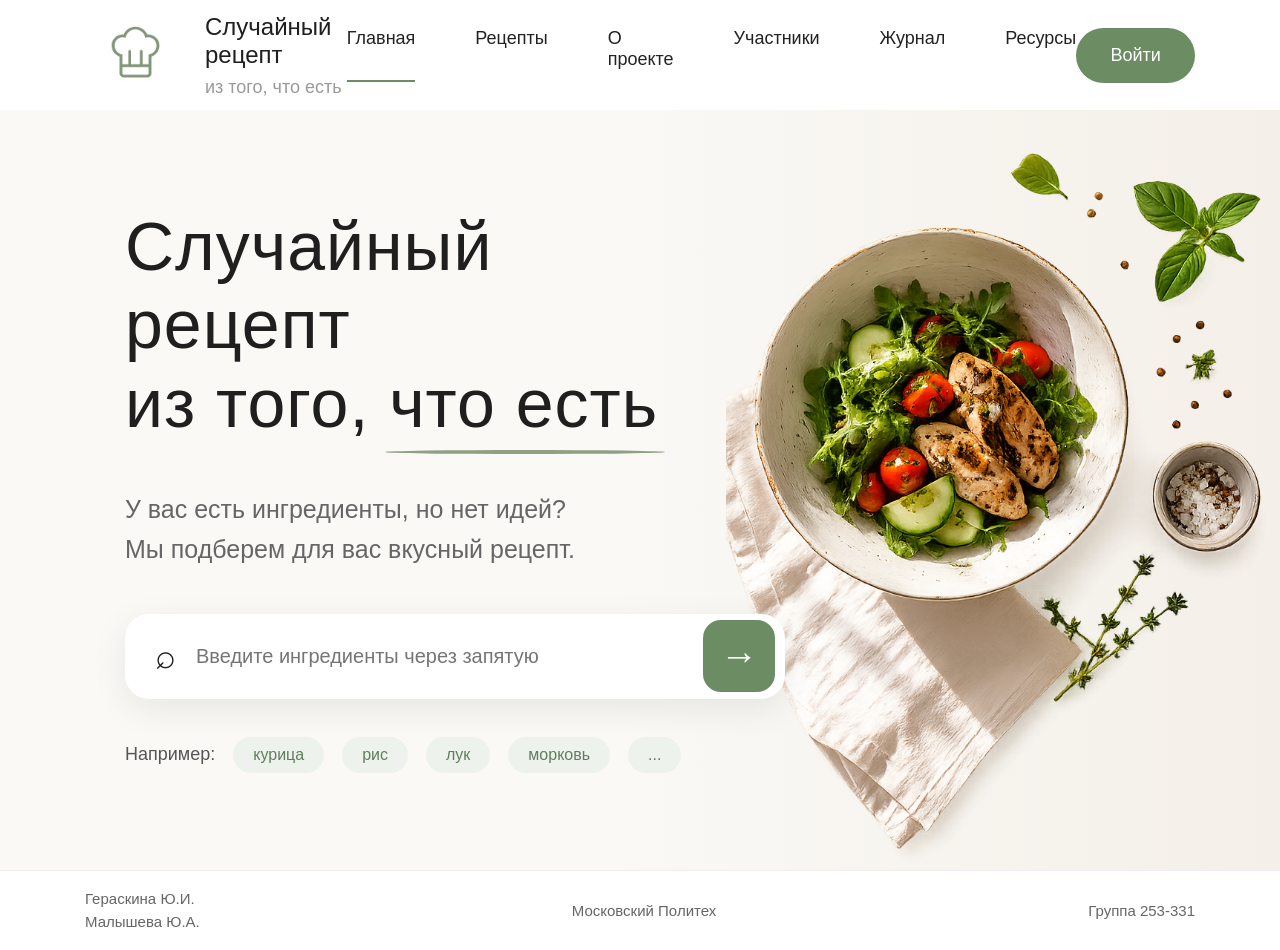
<file: site/index.html>
<!DOCTYPE html>
<html lang="ru">
<head>
  <meta charset="UTF-8">
  <title>Случайный рецепт</title>
  <link rel="stylesheet" href="style.css">
</head>

<div class="modal" id="loginModal">
  <div class="modal-window">
    <button class="modal-close" id="closeLogin">×</button>

    <img src="images/logo.png" alt="Логотип" class="modal-logo">

    <h2>Вход</h2>
    <p>Добро пожаловать!</p>

    <input type="email" placeholder="Email">

    <div class="password-box">
      <input type="password" placeholder="Пароль" id="passwordInput">
    </div>

    <button class="modal-login">Войти</button>

    <div class="modal-line">
      <span></span>
      <p>или</p>
      <span></span>
    </div>

    <button class="modal-register">Зарегистрироваться</button>

    <a href="#" class="forgot">Забыли пароль?</a>
  </div>
</div>

<body>
<header class="header">
    <div class="logo">
        <img src="images/logo.png" alt="Логотип">
        <div class="logo-text">
            <h2>Случайный рецепт</h2>
            <p>из того, что есть</p>
        </div>
    </div>

    <nav class="nav">
        <a href="index.html" class="active">Главная</a>
        <a href="recipes.html">Рецепты</a>
        <a href="about.html">О проекте</a>
        <a href="team.html">Участники</a>
        <a href="journal.html">Журнал</a>
        <a href="resources.html">Ресурсы</a>
    </nav>

    <a href="#" class="login-btn" id="openLogin">Войти</a>
</header>

<main class="hero">
  <section class="hero-content">
    <h1>
      Случайный рецепт<br>
      из того, что есть
    </h1>

    <p class="subtitle">
      У вас есть ингредиенты, но нет идей?<br>
      Мы подберем для вас вкусный рецепт.
    </p>

    <div class="search-box">
      <span>⌕</span>
      <input type="text" id="ingredientsInput" placeholder="Введите ингредиенты через запятую">
      <button id="searchBtn">→</button>
    </div>

    <div class="examples">
      <span>Например:</span>
      <button>курица</button>
      <button>рис</button>
      <button>лук</button>
      <button>морковь</button>
      <button>...</button>
    </div>
  </section>

  <section class="hero-image">
    <img src="images/salad.png" alt="Салат с курицей">
  </section>
</main>

<script src="script.js"></script>
	<footer class="footer">
		<div class="footer-left">
			Гераскина Ю.И.<br>
			Малышева Ю.А.
		</div>

		<div class="footer-center">
			Московский Политех
		</div>

		<div class="footer-right">
			Группа 253-331
		</div>
	</footer>
</body>
</html>
</file>
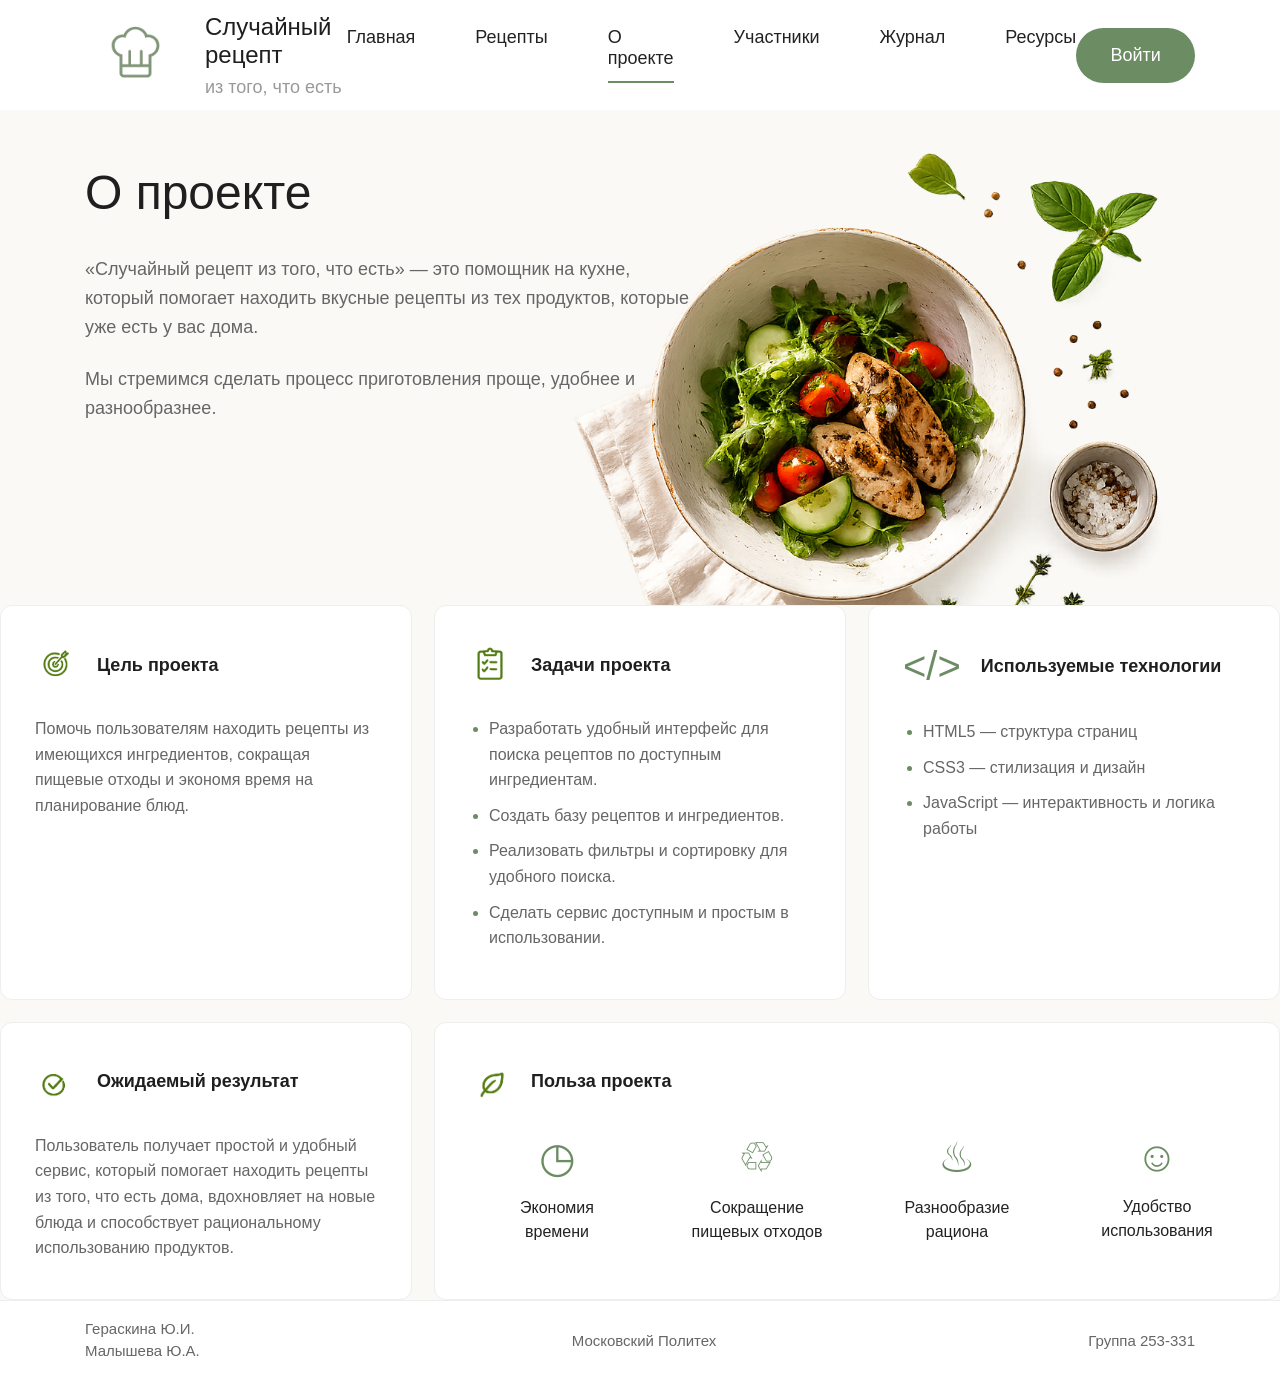
<file: site/about.html>
<!DOCTYPE html>
<html lang="ru">
<head>
  <meta charset="UTF-8">
  <title>О проекте</title>
  <link rel="stylesheet" href="style.css">
</head>

<div class="modal" id="loginModal">
  <div class="modal-window">
    <button class="modal-close" id="closeLogin">×</button>

    <img src="images/logo.png" alt="Логотип" class="modal-logo">

    <h2>Вход</h2>
    <p>Добро пожаловать!</p>

    <input type="email" placeholder="Email">

    <div class="password-box">
      <input type="password" placeholder="Пароль" id="passwordInput">
    </div>

    <button class="modal-login">Войти</button>

    <div class="modal-line">
      <span></span>
      <p>или</p>
      <span></span>
    </div>

    <button class="modal-register">Зарегистрироваться</button>

    <a href="#" class="forgot">Забыли пароль?</a>
  </div>
</div>

<body>

<header class="header">
  <div class="logo">
    <img src="images/logo.png" alt="Логотип">
    <div class="logo-text">
      <h2>Случайный рецепт</h2>
      <p>из того, что есть</p>
    </div>
  </div>

  <nav class="nav">
    <a href="index.html">Главная</a>
    <a href="recipes.html">Рецепты</a>
    <a href="about.html" class="active">О проекте</a>
    <a href="team.html">Участники</a>
    <a href="journal.html">Журнал</a>
    <a href="resources.html">Ресурсы</a>
  </nav>

  <a href="#" class="login-btn" id="openLogin">Войти</a>
</header>

<main class="about-page">
	<div class="about-bg">
	  <section class="about-hero">
		<div class="about-text">
		  <h1>О проекте</h1>

		  <p>
			«Случайный рецепт из того, что есть» — это помощник на кухне,
			который помогает находить вкусные рецепты из тех продуктов,
			которые уже есть у вас дома.
		  </p>

		  <p>
			Мы стремимся сделать процесс приготовления проще,
			удобнее и разнообразнее.
		  </p>
		</div>
	</div>
  </section>

  <section class="about-cards">
    <div class="about-card">
      <div class="about-card-title">
		  <img src="images/icons/goal.png" alt="Цель проекта">
		  <h3>Цель проекта</h3>
		</div>
      <p>
        Помочь пользователям находить рецепты из имеющихся ингредиентов,
        сокращая пищевые отходы и экономя время на планирование блюд.
      </p>
    </div>

    <div class="about-card">
      <div class="about-card-title">
		  <img src="images/icons/tasks.png" alt="Задачи проекта">
		  <h3>Задачи проекта</h3>
		</div>
      <ul>
        <li>Разработать удобный интерфейс для поиска рецептов по доступным ингредиентам.</li>
        <li>Создать базу рецептов и ингредиентов.</li>
        <li>Реализовать фильтры и сортировку для удобного поиска.</li>
        <li>Сделать сервис доступным и простым в использовании.</li>
      </ul>
    </div>

    <div class="about-card">
      <div class="about-card-title">
        <span>&lt;/&gt;</span>
        <h3>Используемые технологии</h3>
      </div>
      <ul>
        <li>HTML5 — структура страниц</li>
        <li>CSS3 — стилизация и дизайн</li>
        <li>JavaScript — интерактивность и логика работы</li>
      </ul>
    </div>

    <div class="about-card about-card-wide">
      <div class="about-card-title">
		  <img src="images/icons/result.png" alt="Ожидаемый результат">
		  <h3>Ожидаемый результат</h3>
	  </div>
      <p>
        Пользователь получает простой и удобный сервис, который помогает
        находить рецепты из того, что есть дома, вдохновляет на новые блюда
        и способствует рациональному использованию продуктов.
      </p>
    </div>

    <div class="about-card about-card-benefits">
      <div class="about-card-title">
		  <img src="images/icons/benefit.png" alt="Польза проекта">
		  <h3>Польза проекта</h3>
	  </div>

      <div class="benefits">
        <div>
          <span>◷</span>
          <p>Экономия<br>времени</p>
        </div>
        <div>
          <span>♲</span>
          <p>Сокращение<br>пищевых отходов</p>
        </div>
        <div>
          <span>♨</span>
          <p>Разнообразие<br>рациона</p>
        </div>
        <div>
          <span>☺</span>
          <p>Удобство<br>использования</p>
        </div>
      </div>
    </div>
  </section>
</main>

<footer class="footer">
  <div class="footer-left">
    Гераскина Ю.И.<br>
    Малышева Ю.А.
  </div>
  <div class="footer-center">Московский Политех</div>
  <div class="footer-right">Группа 253-331</div>
</footer>

<script src="script.js"></script>
</body>
</html>
</file>
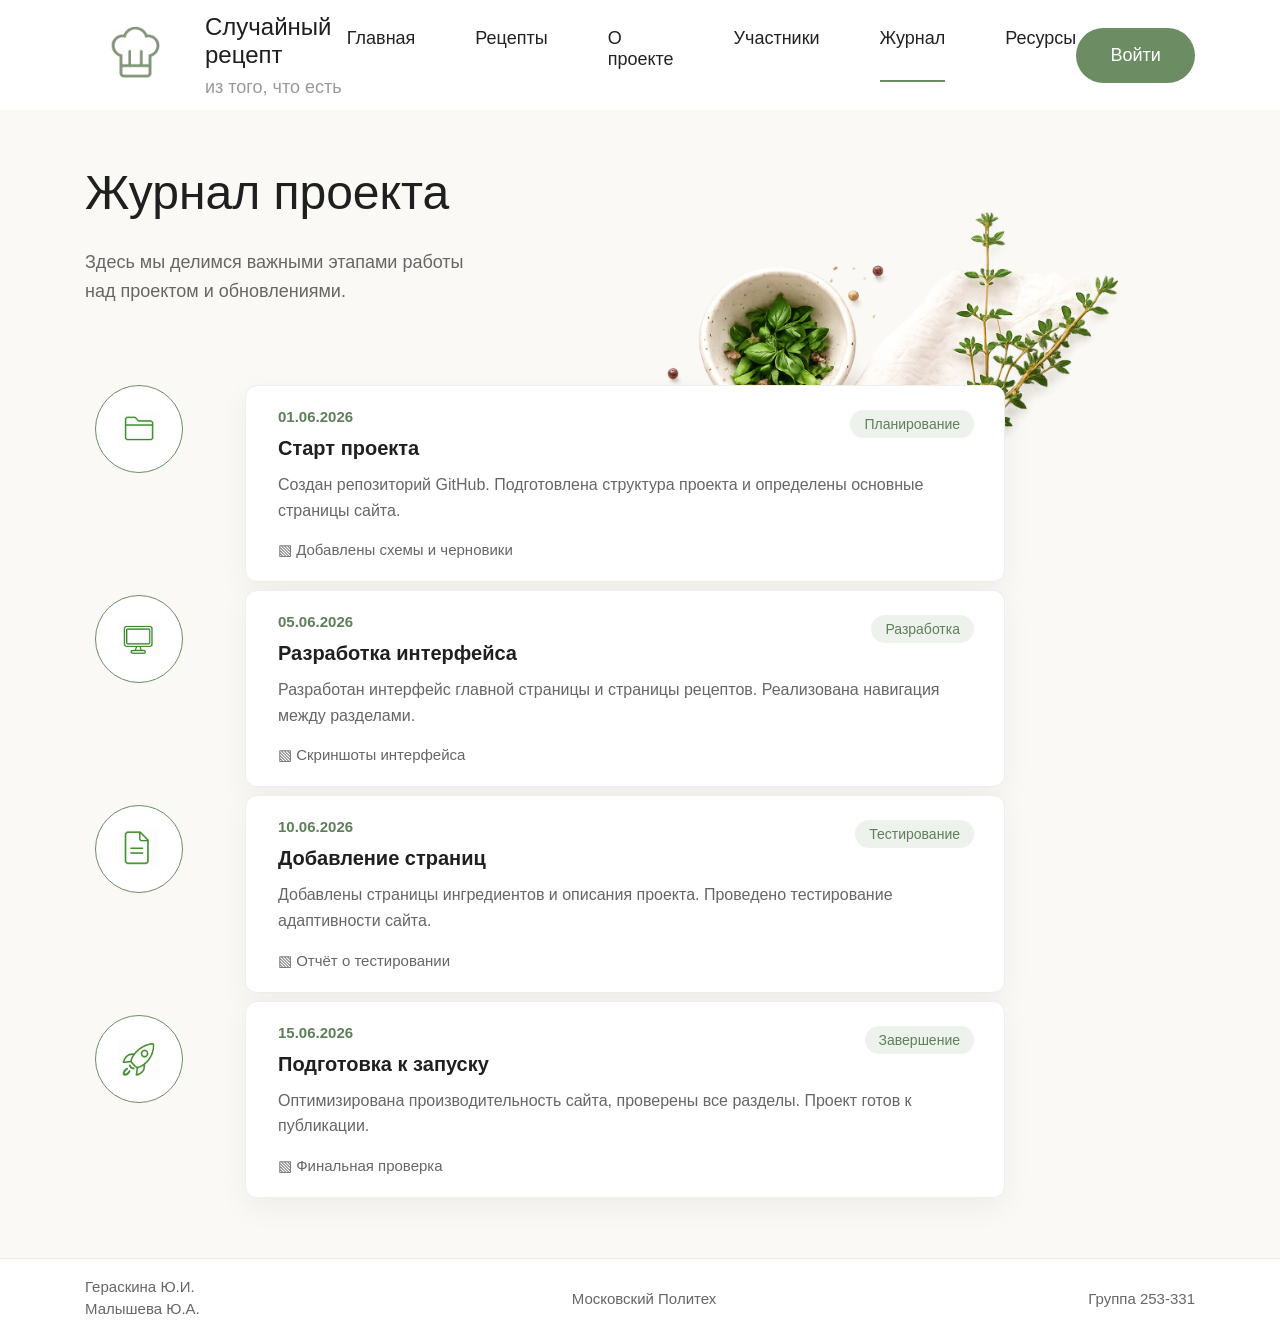
<file: site/journal.html>
<!DOCTYPE html>
<html lang="ru">
<head>
  <meta charset="UTF-8">
  <title>Журнал проекта</title>
  <link rel="stylesheet" href="style.css">
</head>

<div class="modal" id="loginModal">
  <div class="modal-window">
    <button class="modal-close" id="closeLogin">×</button>

    <img src="images/logo.png" alt="Логотип" class="modal-logo">

    <h2>Вход</h2>
    <p>Добро пожаловать!</p>

    <input type="email" placeholder="Email">

    <div class="password-box">
      <input type="password" placeholder="Пароль" id="passwordInput">
    </div>

    <button class="modal-login">Войти</button>

    <div class="modal-line">
      <span></span>
      <p>или</p>
      <span></span>
    </div>

    <button class="modal-register">Зарегистрироваться</button>

    <a href="#" class="forgot">Забыли пароль?</a>
  </div>
</div>

<body>

<header class="header">
  <div class="logo">
    <img src="images/logo.png" alt="Логотип">
    <div class="logo-text">
      <h2>Случайный рецепт</h2>
      <p>из того, что есть</p>
    </div>
  </div>

  <nav class="nav">
    <a href="index.html">Главная</a>
    <a href="recipes.html">Рецепты</a>
    <a href="about.html">О проекте</a>
    <a href="team.html">Участники</a>
    <a href="journal.html" class="active">Журнал</a>
    <a href="resources.html">Ресурсы</a>
  </nav>

  <a href="#" class="login-btn" id="openLogin">Войти</a>
</header>

<main class="journal-page">
  <section class="journal-hero">
	  <div class="journal-hero-text">
		<h1>Журнал проекта</h1>
		<p>
		  Здесь мы делимся важными этапами работы<br>
		  над проектом и обновлениями.
		</p>
	  </div>
  </section>

  <section class="timeline">
  <div class="timeline-icons">
	  <div>
		<img src="images/journal/start.png" alt="Старт проекта">
	  </div>

	  <div>
		<img src="images/journal/design.png" alt="Разработка интерфейса">
	  </div>

	  <div>
		<img src="images/journal/pages.png" alt="Добавление страниц">
	  </div>

	  <div>
		<img src="images/journal/launch.png" alt="Подготовка к запуску">
	  </div>
   </div>

    <div class="timeline-posts">
      <article class="journal-card">
        <div class="journal-date">01.06.2026</div>
        <span class="journal-tag">Планирование</span>
        <h2>Старт проекта</h2>
        <p>
          Создан репозиторий GitHub. Подготовлена структура проекта
          и определены основные страницы сайта.
        </p>
        <div class="journal-link">▧ Добавлены схемы и черновики</div>
      </article>

      <article class="journal-card">
        <div class="journal-date">05.06.2026</div>
        <span class="journal-tag">Разработка</span>
        <h2>Разработка интерфейса</h2>
        <p>
          Разработан интерфейс главной страницы и страницы рецептов.
          Реализована навигация между разделами.
        </p>
        <div class="journal-link">▧ Скриншоты интерфейса</div>
      </article>

      <article class="journal-card">
        <div class="journal-date">10.06.2026</div>
        <span class="journal-tag">Тестирование</span>
        <h2>Добавление страниц</h2>
        <p>
          Добавлены страницы ингредиентов и описания проекта.
          Проведено тестирование адаптивности сайта.
        </p>
        <div class="journal-link">▧ Отчёт о тестировании</div>
      </article>

      <article class="journal-card">
        <div class="journal-date">15.06.2026</div>
        <span class="journal-tag">Завершение</span>
        <h2>Подготовка к запуску</h2>
        <p>
          Оптимизирована производительность сайта, проверены все разделы.
          Проект готов к публикации.
        </p>
        <div class="journal-link">▧ Финальная проверка</div>
      </article>
    </div>
  </section>
</main>

<footer class="footer">
  <div class="footer-left">
    Гераскина Ю.И.<br>
    Малышева Ю.А.
  </div>
  <div class="footer-center">Московский Политех</div>
  <div class="footer-right">Группа 253-331</div>
</footer>

<script src="script.js"></script>
</body>
</html>
</file>
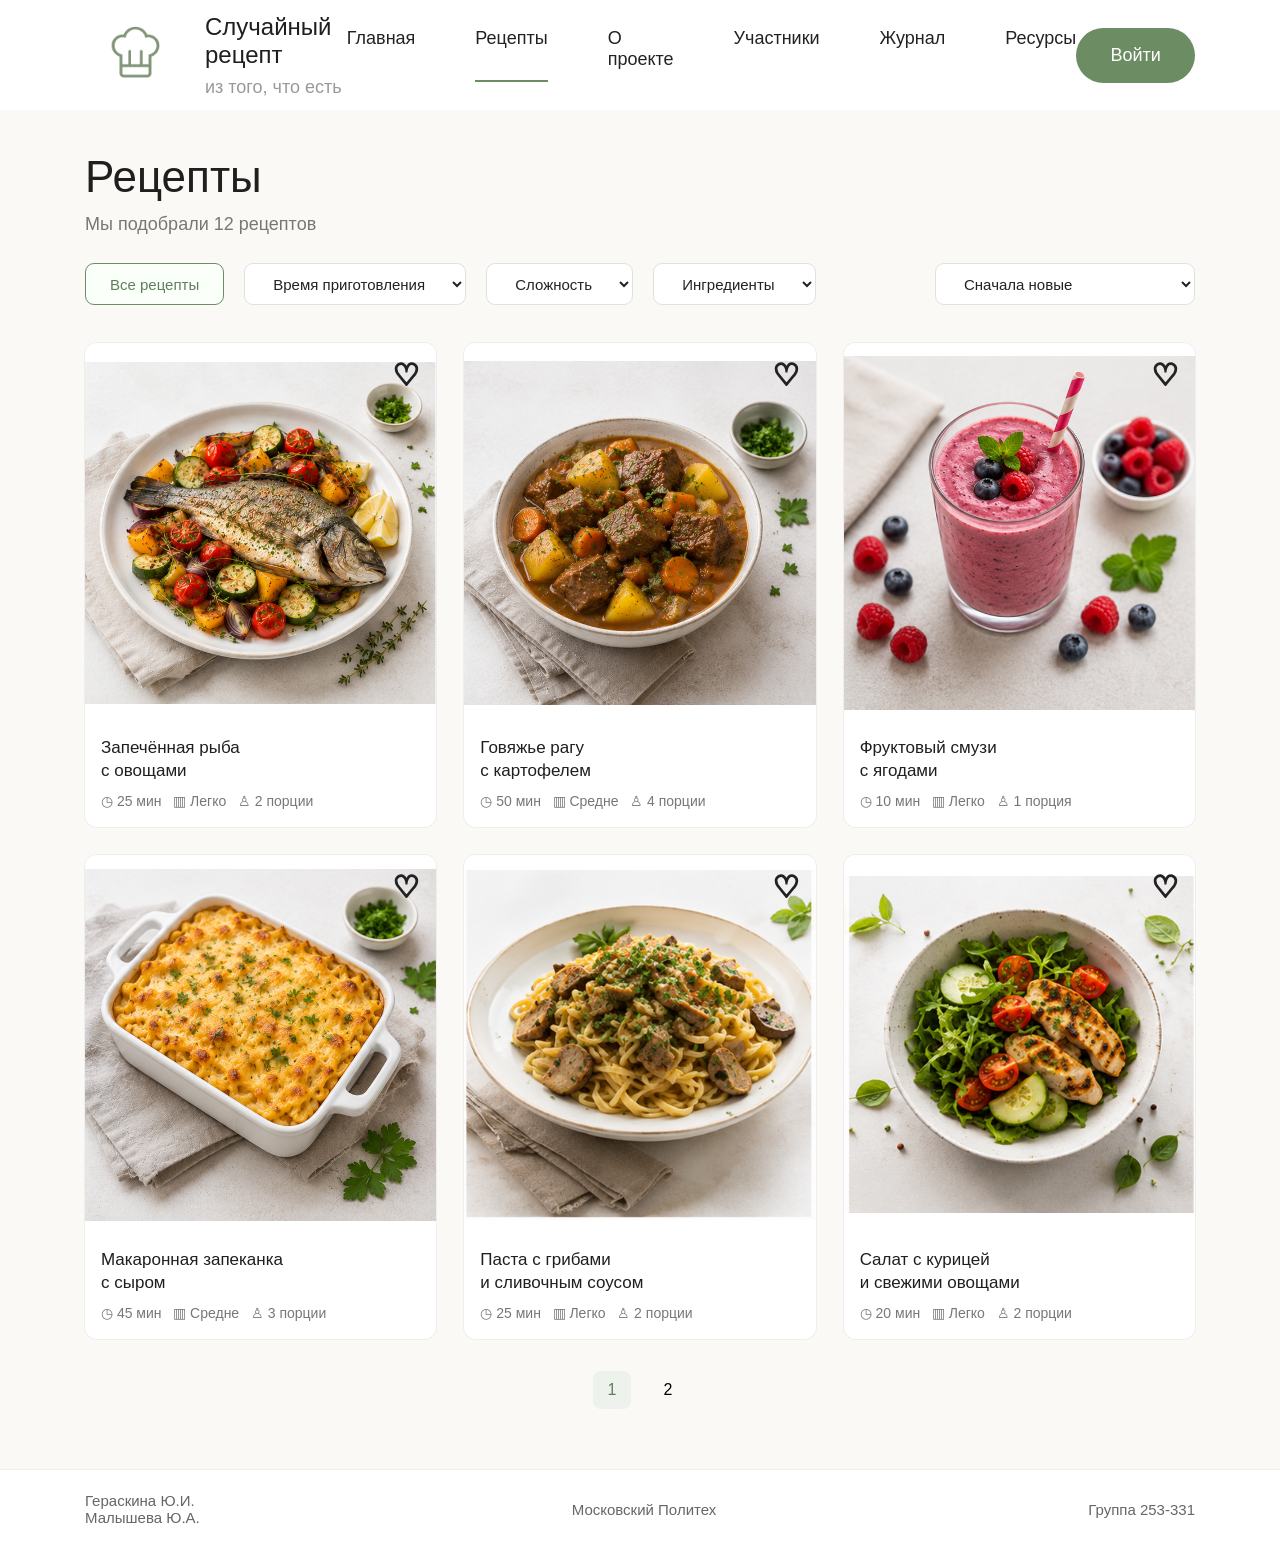
<file: site/recipes.html>
<!DOCTYPE html>
<html lang="ru">
<head>
  <meta charset="UTF-8">
  <title>Рецепты</title>
  <link rel="stylesheet" href="style.css">
</head>

<div class="modal" id="loginModal">
  <div class="modal-window">
    <button class="modal-close" id="closeLogin">×</button>

    <img src="images/logo.png" alt="Логотип" class="modal-logo">

    <h2>Вход</h2>
    <p>Добро пожаловать!</p>

    <input type="email" placeholder="Email">

    <div class="password-box">
      <input type="password" placeholder="Пароль" id="passwordInput">
    </div>

    <button class="modal-login">Войти</button>

    <div class="modal-line">
      <span></span>
      <p>или</p>
      <span></span>
    </div>

    <button class="modal-register">Зарегистрироваться</button>

    <a href="#" class="forgot">Забыли пароль?</a>
  </div>
</div>

<body>

<header class="header">
  <div class="logo">
    <img src="images/logo.png" alt="Логотип">
    <div class="logo-text">
      <h2>Случайный рецепт</h2>
      <p>из того, что есть</p>
    </div>
  </div>

  <nav class="nav">
    <a href="index.html">Главная</a>
    <a href="recipes.html" class="active">Рецепты</a>
    <a href="about.html">О проекте</a>
    <a href="team.html">Участники</a>
    <a href="journal.html">Журнал</a>
    <a href="resources.html">Ресурсы</a>
  </nav>

  <a href="#" class="login-btn" id="openLogin">Войти</a>
</header>

<main class="recipes-page">
  <h1>Рецепты</h1>
  <p class="recipes-count">Мы подобрали 42 рецепта</p>

  <div class="filters">
  <button class="filter-active" id="allRecipes">Все рецепты</button>

  <select id="timeFilter">
    <option value="all">Время приготовления</option>
    <option value="15">до 15 минут</option>
    <option value="30">до 30 минут</option>
    <option value="60">до 60 минут</option>
  </select>

  <select id="difficultyFilter">
    <option value="all">Сложность</option>
    <option value="Легко">Легко</option>
    <option value="Средне">Средне</option>
    <option value="Сложно">Сложно</option>
  </select>

  <select id="ingredientsFilter">
    <option value="all">Ингредиенты</option>
    <option value="курица">Курица</option>
    <option value="рис">Рис</option>
    <option value="овощи">Овощи</option>
    <option value="картофель">Картофель</option>
    <option value="грибы">Грибы</option>
  </select>

  <select id="sortFilter" class="sort-select">
    <option value="new">Сначала новые</option>
    <option value="old">Сначала старые</option>
    <option value="time">По времени приготовления</option>
  </select>
</div>

  <section class="recipes-grid">
    <div class="recipe-card" data-time="25" data-difficulty="Легко" data-ingredients="грибы паста сливки" data-date="8">
      <span class="heart">♡</span>
      <img src="images/recipe_photo/pastagrib.png" alt="Паста">
      <h3>Паста с грибами<br>и сливочным соусом</h3>
      <p>◷ 25 мин &nbsp;&nbsp;▥ Легко &nbsp;&nbsp;♙ 2 порции</p>
    </div>

    <div class="recipe-card" data-time="20" data-difficulty="Легко" data-ingredients="курица овощи огурец помидоры" data-date="7">
      <span class="heart">♡</span>
      <img src="images/recipe_photo/saladchiken.png" alt="Салат">
      <h3>Салат с курицей<br>и свежими овощами</h3>
      <p>◷ 20 мин &nbsp;&nbsp;▥ Легко &nbsp;&nbsp;♙ 2 порции</p>
    </div>

    <div class="recipe-card" data-time="30" data-difficulty="Средне" data-ingredients="рис овощи яйцо" data-date="6">
      <span class="heart">♡</span>
      <img src="images/recipe_photo/rice.png" alt="Рис">
      <h3>Жареный рис<br>с овощами и яйцом</h3>
      <p>◷ 30 мин &nbsp;&nbsp;▥ Средне &nbsp;&nbsp;♙ 2 порции</p>
    </div>

    <div class="recipe-card" data-time="35" data-difficulty="Легко" data-ingredients="тыква сухарики" data-date="5">
      <span class="heart">♡</span>
      <img src="images/recipe_photo/creamsup.png" alt="Суп">
      <h3>Крем-суп из тыквы<br>с сухариками</h3>
      <p>◷ 35 мин &nbsp;&nbsp;▥ Легко &nbsp;&nbsp;♙ 2 порции</p>
    </div>

    <div class="recipe-card" data-time="40" data-difficulty="Средне" data-ingredients="кабачок сыр овощи" data-date="4">
      <span class="heart">♡</span>
      <img src="images/recipe_photo/casserole.png" alt="Запеканка">
      <h3>Запеканка из кабачков<br>с сыром</h3>
      <p>◷ 40 мин &nbsp;&nbsp;▥ Средне &nbsp;&nbsp;♙ 3 порции</p>
    </div>

    <div class="recipe-card" data-time="15" data-difficulty="Легко" data-ingredients="яйцо помидоры зелень" data-date="3">
      <span class="heart">♡</span>
      <img src="images/recipe_photo/omelet.png" alt="Омлет">
      <h3>Омлет с помидорами<br>и зеленью</h3>
      <p>◷ 15 мин &nbsp;&nbsp;▥ Легко &nbsp;&nbsp;♙ 1 порция</p>
    </div>

    <div class="recipe-card" data-time="60" data-difficulty="Средне" data-ingredients="курица картофель" data-date="2">
      <span class="heart">♡</span>
      <img src="images/recipe_photo/chikenpotate.png" alt="Курица">
      <h3>Курица с картофелем<br>в духовке</h3>
      <p>◷ 60 мин &nbsp;&nbsp;▥ Средне &nbsp;&nbsp;♙ 2 порции</p>
    </div>

    <div class="recipe-card" data-time="35" data-difficulty="Легко" data-ingredients="чечевица овощи" data-date="1">
      <span class="heart">♡</span>
      <img src="images/recipe_photo/supchecevitza.png" alt="Чечевичный суп">
      <h3>Чечевичный суп<br>с овощами</h3>
      <p>◷ 35 мин &nbsp;&nbsp;▥ Легко &nbsp;&nbsp;♙ 3 порции</p>
    </div>
	
	<div class="recipe-card" data-time="25" data-difficulty="Легко" data-ingredients="рыба лимон овощи" data-date="12">
	  <span class="heart">♡</span>
	  <img src="images/recipe_photo/fish.png" alt="Рыба">
	  <h3>Запечённая рыба<br>с овощами</h3>
	  <p>◷ 25 мин &nbsp;&nbsp;▥ Легко &nbsp;&nbsp;♙ 2 порции</p>
	</div>

	<div class="recipe-card" data-time="50" data-difficulty="Средне" data-ingredients="говядина картофель овощи" data-date="11">
	  <span class="heart">♡</span>
	  <img src="images/recipe_photo/ragu.png" alt="Рагу">
	  <h3>Говяжье рагу<br>с картофелем</h3>
	  <p>◷ 50 мин &nbsp;&nbsp;▥ Средне &nbsp;&nbsp;♙ 4 порции</p>
	</div>

	<div class="recipe-card" data-time="10" data-difficulty="Легко" data-ingredients="банан ягоды йогурт" data-date="10">
	  <span class="heart">♡</span>
	  <img src="images/recipe_photo/smuzi.png" alt="Смузи">
	  <h3>Фруктовый смузи<br>с ягодами</h3>
	  <p>◷ 10 мин &nbsp;&nbsp;▥ Легко &nbsp;&nbsp;♙ 1 порция</p>
	</div>

	<div class="recipe-card" data-time="45" data-difficulty="Средне" data-ingredients="макароны сыр ветчина" data-date="9">
	  <span class="heart">♡</span>
	  <img src="images/recipe_photo/macandchees.png" alt="Запеканка">
	  <h3>Макаронная запеканка<br>с сыром</h3>
	  <p>◷ 45 мин &nbsp;&nbsp;▥ Средне &nbsp;&nbsp;♙ 3 порции</p>
	</div>
  </section>

  <div class="pagination"></div>
</main>

<footer class="footer">
  <div>Гераскина Ю.И.<br>Малышева Ю.А.</div>
  <div>Московский Политех</div>
  <div>Группа 253-331</div>
</footer>

<script src="script.js"></script>
</body>
</html>
</file>
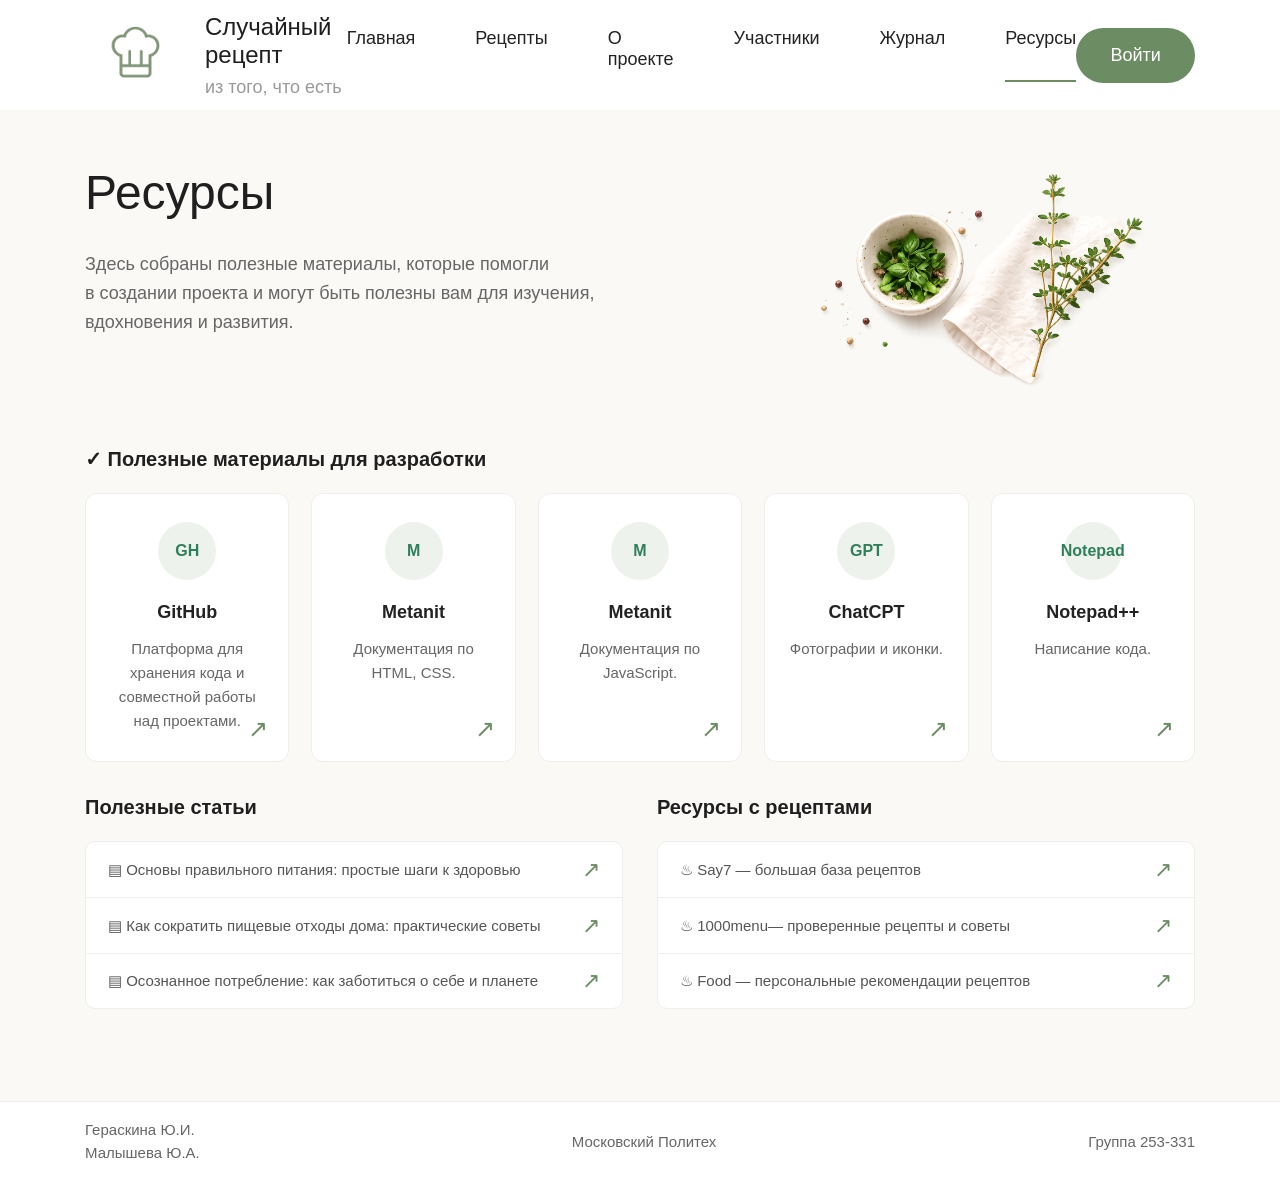
<file: site/resources.html>
<!DOCTYPE html>
<html lang="ru">
<head>
  <meta charset="UTF-8">
  <title>Ресурсы</title>
  <link rel="stylesheet" href="style.css">
</head>

<div class="modal" id="loginModal">
  <div class="modal-window">
    <button class="modal-close" id="closeLogin">×</button>

    <img src="images/logo.png" alt="Логотип" class="modal-logo">

    <h2>Вход</h2>
    <p>Добро пожаловать!</p>

    <input type="email" placeholder="Email">

    <div class="password-box">
      <input type="password" placeholder="Пароль" id="passwordInput">
    </div>

    <button class="modal-login">Войти</button>

    <div class="modal-line">
      <span></span>
      <p>или</p>
      <span></span>
    </div>

    <button class="modal-register">Зарегистрироваться</button>

    <a href="#" class="forgot">Забыли пароль?</a>
  </div>
</div>

<body>

<header class="header">
  <div class="logo">
    <img src="images/logo.png" alt="Логотип">
    <div class="logo-text">
      <h2>Случайный рецепт</h2>
      <p>из того, что есть</p>
    </div>
  </div>

  <nav class="nav">
    <a href="index.html">Главная</a>
    <a href="recipes.html">Рецепты</a>
    <a href="about.html">О проекте</a>
    <a href="team.html">Участники</a>
    <a href="journal.html">Журнал</a>
    <a href="resources.html" class="active">Ресурсы</a>
  </nav>

  <a href="#" class="login-btn" id="openLogin">Войти</a>
</header>

<main class="resources-page">
  <section class="resources-hero">
    <div>
      <h1>Ресурсы</h1>
      <p>
        Здесь собраны полезные материалы, которые помогли<br>
        в создании проекта и могут быть полезны вам для изучения,<br>
        вдохновения и развития.
      </p>
    </div>

    <img src="images/resources-bg.png" alt="Ресурсы">
  </section>

  <section class="resources-section">
    <h2>✓ Полезные материалы для разработки</h2>

    <div class="resources-cards">
      <a class="resource-card" href="https://github.com/gerps1ss/random-recipe" target="_blank">
        <div class="resource-icon">GH</div>
        <h3>GitHub</h3>
        <p>Платформа для хранения кода и совместной работы над проектами.</p>
        <span>↗</span>
      </a>

      <a class="resource-card" href="https://metanit.com/web/html5/?ysclid=mpxs7usd37705896115" target="_blank">
        <div class="resource-icon">M</div>
        <h3>Metanit</h3>
        <p>Документация по HTML, CSS.</p>
        <span>↗</span>
      </a>

      <a class="resource-card" href="https://metanit.com/web/javascript/?ysclid=mpxs976ekx18855111" target="_blank">
        <div class="resource-icon">M</div>
        <h3>Metanit</h3>
        <p>Документация по JavaScript.</p>
        <span>↗</span>
      </a>

      <a class="resource-card" href="https://chatgpt.com/" target="_blank">
        <div class="resource-icon">GPT</div>
        <h3>ChatCPT</h3>
        <p>Фотографии и иконки.</p>
        <span>↗</span>
      </a>

      <a class="resource-card" href="https://notepad-plus-plus.org/" target="_blank">
        <div class="resource-icon">Notepad</div>
        <h3>Notepad++</h3>
        <p>Написание кода.</p>
        <span>↗</span>
      </a>
    </div>
  </section>

  <section class="resources-lists">
    <div class="resource-list">
      <h2>Полезные статьи</h2>

      <a href="https://vkusvill.ru/media/journal/osnovnye-printsipy-pravilnogo-pitaniya.html?ysclid=mpxs5catmy738614305">▤ Основы правильного питания: простые шаги к здоровью <span>↗</span></a>
      <a href="https://www.edimdoma.ru/jivem_doma/posts/28733-10-layfhakov-kak-sokratit-pischevye-othody-i-sekonomit-dengi?ysclid=mpxs5yo7rh630949874">▤ Как сократить пищевые отходы дома: практические советы <span>↗</span></a>
      <a href="https://dzen.ru/a/Z9GIPAj-hWouw8Yq?ysclid=mpxs6bjblm739229499">▤ Осознанное потребление: как заботиться о себе и планете <span>↗</span></a>
    </div>

    <div class="resource-list">
      <h2>Ресурсы с рецептами</h2>

      <a href="https://www.say7.info/cook/">♨ Say7 — большая база рецептов <span>↗</span></a>
      <a href="https://1000.menu/advice?ysclid=mpxs3g36vo742651375">♨ 1000menu— проверенные рецепты и советы <span>↗</span></a>
      <a href="https://food.ru/recipes?ysclid=mpxs4fqto3703910140">♨ Food — персональные рекомендации рецептов <span>↗</span></a>
    </div>
  </section>

</main>

<footer class="footer">
  <div class="footer-left">
    Гераскина Ю.И.<br>
    Малышева Ю.А.
  </div>
  <div class="footer-center">Московский Политех</div>
  <div class="footer-right">Группа 253-331</div>
</footer>

<script src="script.js"></script>
</body>
</html>
</file>
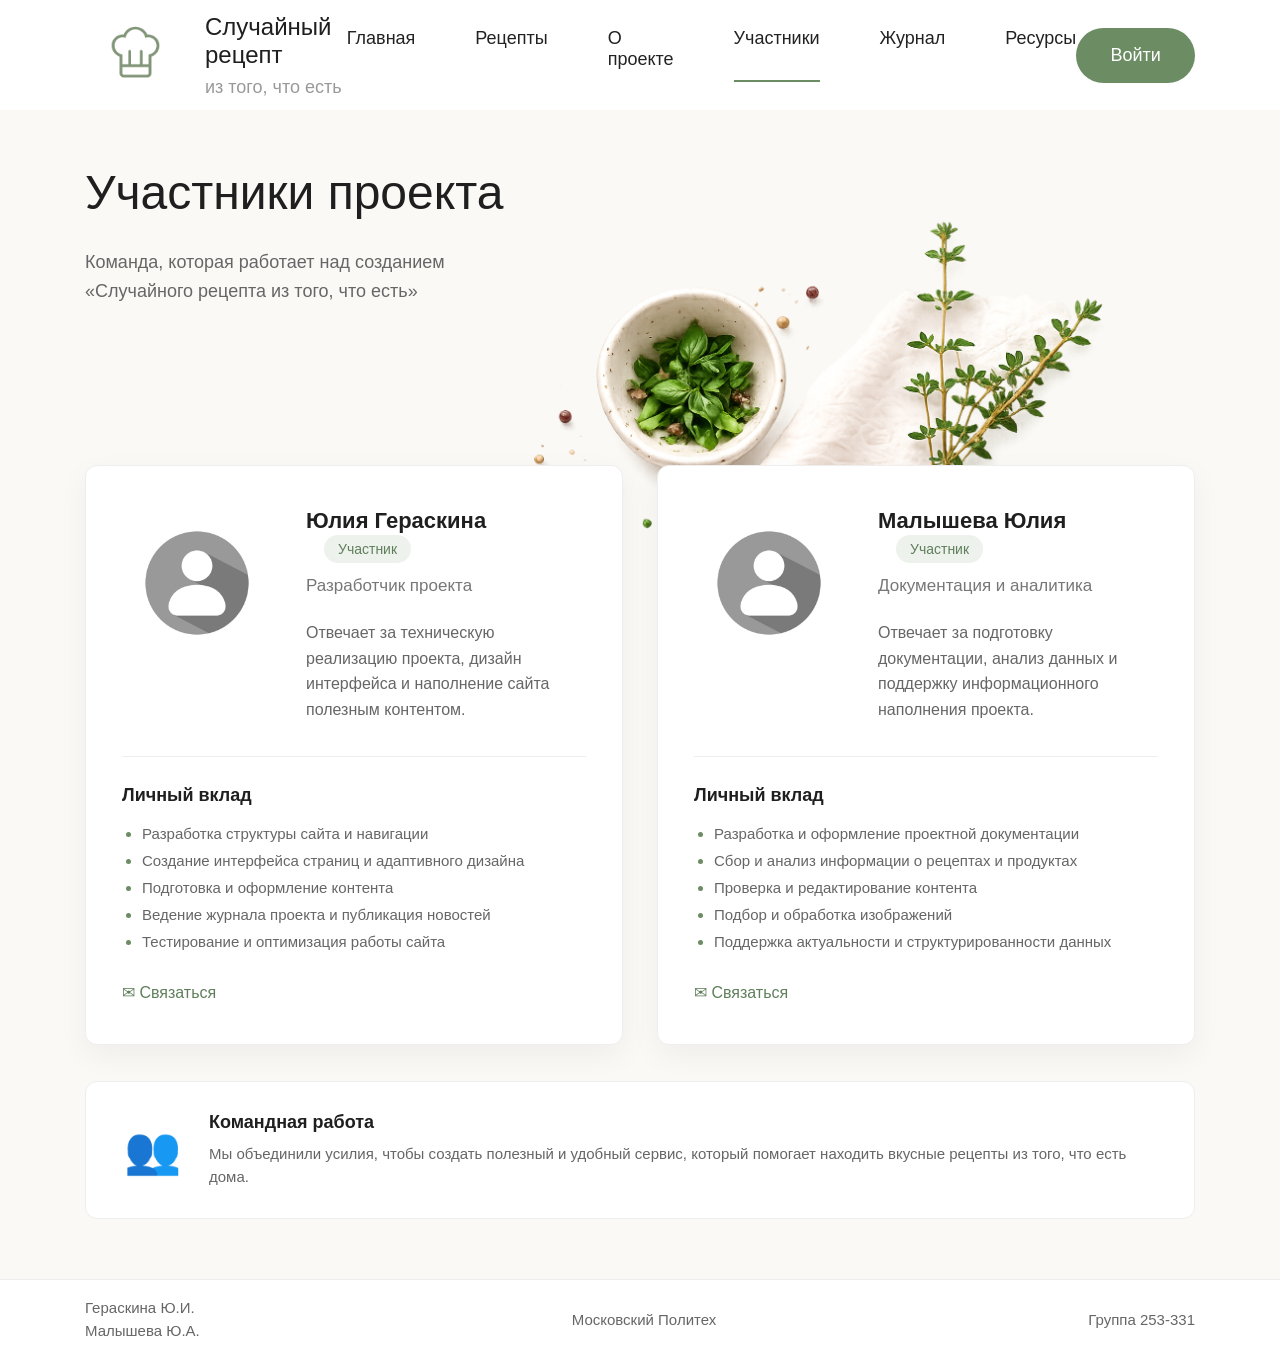
<file: site/team.html>
<!DOCTYPE html>
<html lang="ru">
<head>
  <meta charset="UTF-8">
  <title>Участники проекта</title>
  <link rel="stylesheet" href="style.css">
</head>

<div class="modal" id="loginModal">
  <div class="modal-window">
    <button class="modal-close" id="closeLogin">×</button>

    <img src="images/logo.png" alt="Логотип" class="modal-logo">

    <h2>Вход</h2>
    <p>Добро пожаловать!</p>

    <input type="email" placeholder="Email">

    <div class="password-box">
      <input type="password" placeholder="Пароль" id="passwordInput">
    </div>

    <button class="modal-login">Войти</button>

    <div class="modal-line">
      <span></span>
      <p>или</p>
      <span></span>
    </div>

    <button class="modal-register">Зарегистрироваться</button>

    <a href="#" class="forgot">Забыли пароль?</a>
  </div>
</div>

<body>

<header class="header">
  <div class="logo">
    <img src="images/logo.png" alt="Логотип">
    <div class="logo-text">
      <h2>Случайный рецепт</h2>
      <p>из того, что есть</p>
    </div>
  </div>

  <nav class="nav">
    <a href="index.html">Главная</a>
    <a href="recipes.html">Рецепты</a>
    <a href="about.html">О проекте</a>
    <a href="team.html" class="active">Участники</a>
    <a href="journal.html">Журнал</a>
    <a href="resources.html">Ресурсы</a>
  </nav>

  <a href="#" class="login-btn" id="openLogin">Войти</a>
</header>

<main class="team-page">
<section class="team-hero">
  <div class="team-hero-text">
    <h1>Участники проекта</h1>
    <p>
      Команда, которая работает над созданием<br>
      «Случайного рецепта из того, что есть»
    </p>
  </div>
</section>

  <section class="team-grid">
    <div class="team-card">
      <div class="team-top">
        <img src="images/member.jpg" alt="Юлия Гераскина">
        <div>
          <h2>Юлия Гераскина <span>Участник</span></h2>
          <h3>Разработчик проекта</h3>
          <p>
            Отвечает за техническую реализацию проекта,
            дизайн интерфейса и наполнение сайта полезным контентом.
          </p>
        </div>
      </div>

      <div class="line"></div>

      <h4>Личный вклад</h4>
      <ul>
        <li>Разработка структуры сайта и навигации</li>
        <li>Создание интерфейса страниц и адаптивного дизайна</li>
        <li>Подготовка и оформление контента</li>
        <li>Ведение журнала проекта и публикация новостей</li>
        <li>Тестирование и оптимизация работы сайта</li>
      </ul>

      <a href="#">✉ Связаться</a>
    </div>

    <div class="team-card">
      <div class="team-top">
        <img src="images/member.jpg" alt="Малышева Юлия">
        <div>
          <h2>Малышева Юлия <span>Участник</span></h2>
          <h3>Документация и аналитика</h3>
          <p>
            Отвечает за подготовку документации,
            анализ данных и поддержку информационного наполнения проекта.
          </p>
        </div>
      </div>

      <div class="line"></div>

      <h4>Личный вклад</h4>
      <ul>
        <li>Разработка и оформление проектной документации</li>
        <li>Сбор и анализ информации о рецептах и продуктах</li>
        <li>Проверка и редактирование контента</li>
        <li>Подбор и обработка изображений</li>
        <li>Поддержка актуальности и структурированности данных</li>
      </ul>

      <a href="#">✉ Связаться</a>
    </div>
  </section>

  <section class="team-work">
    <div class="team-icon">👥</div>
    <div>
      <h3>Командная работа</h3>
      <p>
        Мы объединили усилия, чтобы создать полезный и удобный сервис,
        который помогает находить вкусные рецепты из того, что есть дома.
      </p>
    </div>
  </section>
</main>

<footer class="footer">
  <div class="footer-left">
    Гераскина Ю.И.<br>
    Малышева Ю.А.
  </div>
  <div class="footer-center">Московский Политех</div>
  <div class="footer-right">Группа 253-331</div>
</footer>

<script src="script.js"></script>
</body>
</html>
</file>
<file: site/style.css>
/* Общие настройки сайта */
* {
  margin: 0;
  padding: 0;
  box-sizing: border-box;
}

/* Основной стиль страницы */
body {
  font-family: Arial, sans-serif;
  color: #1f1f1f;
  background: #faf9f6;

  /* Прижимает подвал к низу страницы */
  min-height: 100vh;
  display: flex;
  flex-direction: column;
}

/* Все main-блоки занимают свободное место */
main {
  flex: 1;
}

/* Шапка сайта */
.header {
  height: 110px;
  padding: 0 85px;
  display: flex;
  align-items: center;
  justify-content: space-between;
  background: white;
}

/* Логотип */
.logo {
  display: flex;
  align-items: center;
  gap: 20px;
}

.logo img {
  width: 100px;
  height: 100px;
}

/* иконка */
.icon {
  color: #6c8c64;
  font-size: 42px;
}

.logo h2 {
  font-size: 24px;
  font-weight: 500;
}

.logo p {
  margin-top: 8px;
  color: #999;
  font-size: 18px;
}

/* Навигация */
.nav {
  display: flex;
  gap: 60px;
}

.nav a {
  text-decoration: none;
  color: #222;
  font-size: 18px;
  padding-bottom: 12px;
}

.nav a.active {
  border-bottom: 2px solid #6c8c64;
}

/* Кнопка входа */
.login,
.login-btn {
  width: 150px;
  height: 55px;
  border: none;
  border-radius: 28px;
  background: #6c8c64;
  color: white;
  font-size: 18px;
  cursor: pointer;
  text-decoration: none;

  display: flex;
  align-items: center;
  justify-content: center;

  transition: 0.3s;
}

.login:hover,
.login-btn:hover {
  background: #5b7855;
}

/* Главный экран */
.hero {
  min-height: 760px;
  display: flex;
  align-items: center;
  padding-left: 125px;
  background: linear-gradient(90deg, #faf9f6 0%, #faf9f6 48%, #f4efe8 100%);
  overflow: hidden;
}

.hero-content {
  width: 52%;
  z-index: 2;
}

.hero h1 {
  font-size: 68px;
  line-height: 1.15;
  font-weight: 500;
  letter-spacing: 1px;
  margin-bottom: 35px;
}

.hero h1::after {
  content: "";
  display: block;
  width: 280px;
  height: 4px;
  background: #8fa083;
  margin-left: 260px;
  margin-top: 8px;
  border-radius: 50%;
}

.subtitle {
  color: #666;
  font-size: 25px;
  line-height: 1.6;
  margin-bottom: 45px;
}

/* Поисковая строка */
.search-box {
  width: 660px;
  height: 85px;
  display: flex;
  align-items: center;
  background: white;
  border-radius: 24px;
  padding: 0 10px 0 30px;
  box-shadow: 0 10px 35px rgba(0, 0, 0, 0.08);
}

.search-box span {
  font-size: 35px;
  margin-right: 20px;
}

.search-box input {
  flex: 1;
  border: none;
  outline: none;
  font-size: 20px;
  color: #555;
  background: transparent;
}

.search-box button {
  width: 72px;
  height: 72px;
  border: none;
  border-radius: 18px;
  background: #6c8c64;
  color: white;
  font-size: 38px;
  cursor: pointer;
}

/* Примеры ингредиентов */
.examples {
  margin-top: 38px;
  display: flex;
  align-items: center;
  gap: 18px;
  color: #555;
  font-size: 18px;
}

.examples button {
  border: none;
  border-radius: 18px;
  padding: 9px 20px;
  background: #eef2ed;
  color: #5f7f5b;
  font-size: 16px;
  cursor: pointer;
}

/* Картинка на главной странице */
.hero-image {
  width: 48%;
  height: 760px;
  position: relative;
}

.hero-image img {
  width: 100%;
  height: 100%;
  object-fit: cover;
}

/* Страница рецептов */
.recipes-page {
  padding: 42px 85px 60px;
}

.recipes-page h1 {
  font-size: 44px;
  font-weight: 500;
  margin-bottom: 12px;
}

.recipes-count {
  color: #777;
  font-size: 18px;
  margin-bottom: 28px;
}

/* Фильтры рецептов */
.filters {
  display: flex;
  align-items: center;
  gap: 20px;
  margin-bottom: 38px;
}

.filters button,
.filters select {
  height: 42px;
  padding: 0 24px;
  border: 1px solid #e1e1e1;
  border-radius: 9px;
  background: #fff;
  color: #222;
  font-size: 15px;
  cursor: pointer;
}

.filters .filter-active {
  border-color: #6c8c64;
  color: #5f7f5b;
  background: #fbfffa;
}

.sort-select {
  margin-left: auto;
  border: none;
  background: transparent;
}

/* Сетка рецептов */
.recipes-grid {
  display: grid;
  grid-template-columns: repeat(3, 1fr);
  gap: 28px;
}

/* Карточка рецепта */
.recipe-card {
  background: #fff;
  border-radius: 12px;
  overflow: hidden;
  position: relative;
  box-shadow: 0 0 0 1px #eeeeee;
}

.recipe-card img {
  width: 100%;
  height: 380px;
  object-fit: contain;
  background: #fff;
  display: block;
}

.recipe-card h3 {
  font-size: 17px;
  font-weight: 500;
  line-height: 1.35;
  padding: 14px 16px 10px;
}

.recipe-card p {
  color: #777;
  font-size: 14px;
  padding: 0 16px 18px;
}

/* Сердечко избранного */
.heart {
  position: absolute;
  top: 14px;
  right: 16px;
  font-size: 30px;
  color: white;
  -webkit-text-stroke: 2px #222;
  cursor: pointer;
  transition: 0.3s;
}

.heart.favorite {
  color: #ff0000;
  -webkit-text-stroke: 2px #ff0000;
}

/* Пагинация */
.pagination {
  margin-top: 32px;
  display: flex;
  justify-content: center;
  align-items: center;
  gap: 18px;
}

.pagination button {
  width: 38px;
  height: 38px;
  border: none;
  border-radius: 8px;
  background: transparent;
  font-size: 16px;
  cursor: pointer;
}

.pagination .page-active {
  background: #eef2ed;
  color: #5f7f5b;
}

/* Подвал сайта */
.footer {
  height: 80px;
  padding: 0 85px;
  background: #ffffff;
  border-top: 1px solid #eeeeee;

  display: flex;
  align-items: center;
  justify-content: space-between;

  color: #666;
  font-size: 15px;
  margin-top: auto;
}

.footer-left {
  text-align: left;
  line-height: 1.5;
}

.footer-center {
  text-align: center;
  font-weight: 500;
}

.footer-right {
  text-align: right;
}
/* Страница "О проекте" */

.about-page {
  padding: 0;
}

.about-bg {
  padding: 55px 85px 60px;

  background-image: url("images/salad.png");
  background-repeat: no-repeat;
  background-position: right top;
  background-size: 760px auto;
}

.about-hero {
  min-height: 360px;
  margin-bottom: 20px;
}

.about-text {
  width: 55%;
  position: relative;
  z-index: 2;
}

.about-text h1 {
  font-size: 48px;
  font-weight: 500;
  margin-bottom: 35px;
}

.about-text p {
  max-width: 760px;
  color: #666;
  font-size: 18px;
  line-height: 1.6;
  margin-bottom: 24px;
}

.about-cards {
  display: grid;
  grid-template-columns: repeat(3, 1fr);
  gap: 22px;
}

.about-card {
  min-height: 210px;
  background: #ffffff;
  border: 1px solid #eeeeee;
  border-radius: 12px;
  padding: 38px 34px;
}

.about-card-title {
  display: flex;
  align-items: center;
  gap: 20px;
  margin-bottom: 30px;
}

.about-card-title span {
  color: #6c8c64;
  font-size: 40px;
  font-weight: 500;
}

.about-card-title img {
  width: 42px;
  height: 42px;
  object-fit: contain;
  flex-shrink: 0;
}

.about-card-title h3 {
  font-size: 18px;
  font-weight: 600;
}

.about-card p,
.about-card li {
  color: #666;
  font-size: 16px;
  line-height: 1.6;
}

.about-card ul {
  padding-left: 20px;
}

.about-card li {
  margin-bottom: 10px;
}

.about-card li::marker {
  color: #6c8c64;
}

.about-card-wide {
  grid-column: span 1;
}

.about-card-benefits {
  grid-column: span 2;
}

.benefits {
  display: grid;
  grid-template-columns: repeat(4, 1fr);
  text-align: center;
  gap: 24px;
}

.benefits span {
  display: block;
  color: #6c8c64;
  font-size: 42px;
  margin-bottom: 14px;
}

.benefits p {
  color: #222;
  font-size: 16px;
  line-height: 1.5;
}
/* Страница "Ресурсы" */

.resources-page {
  padding: 55px 85px 60px;
}

.resources-hero {
  display: flex;
  align-items: flex-start;
  justify-content: space-between;
  margin-bottom: 42px;
}

.resources-hero h1 {
  font-size: 48px;
  font-weight: 500;
  margin-bottom: 30px;
}

.resources-hero p {
  color: #666;
  font-size: 18px;
  line-height: 1.6;
}

.resources-hero img {
  width: 430px;
  height: 240px;
  object-fit: cover;
}

.resources-section h2,
.resource-list h2 {
  font-size: 20px;
  font-weight: 600;
  margin-bottom: 22px;
}

.resources-cards {
  display: grid;
  grid-template-columns: repeat(5, 1fr);
  gap: 22px;
  margin-bottom: 34px;
}

.resource-card {
  min-height: 255px;
  background: #ffffff;
  border: 1px solid #eeeeee;
  border-radius: 12px;
  padding: 28px 22px;
  text-align: center;
  text-decoration: none;
  color: #222;
  position: relative;
}

.resource-icon {
  width: 58px;
  height: 58px;
  margin: 0 auto 22px;
  border-radius: 50%;
  background: #eef2ed;
  color: #2f7f5b;
  display: flex;
  align-items: center;
  justify-content: center;
  font-weight: 600;
}

.resource-card h3 {
  font-size: 18px;
  margin-bottom: 14px;
}

.resource-card p {
  color: #666;
  font-size: 15px;
  line-height: 1.6;
}

.resource-card span {
  position: absolute;
  right: 20px;
  bottom: 18px;
  color: #6c8c64;
  font-size: 24px;
}

.resources-lists {
  display: grid;
  grid-template-columns: 1fr 1fr;
  gap: 34px;
  margin-bottom: 32px;
}

.resource-list a {
  height: 56px;
  padding: 0 22px;
  background: #ffffff;
  border: 1px solid #eeeeee;
  border-bottom: none;
  display: flex;
  align-items: center;
  justify-content: space-between;
  color: #555;
  text-decoration: none;
  font-size: 15px;
}

.resource-list a:first-of-type {
  border-radius: 10px 10px 0 0;
}

.resource-list a:last-of-type {
  border-bottom: 1px solid #eeeeee;
  border-radius: 0 0 10px 10px;
}

.resource-list span {
  color: #6c8c64;
  font-size: 22px;
}

.resource-offer {
  height: 88px;
  background: #ffffff;
  border: 1px solid #eeeeee;
  border-radius: 12px;
  padding: 0 32px;
  display: flex;
  align-items: center;
  gap: 24px;
}

.offer-icon {
  font-size: 46px;
  color: #6c8c64;
}

.resource-offer h3 {
  font-size: 18px;
  margin-bottom: 8px;
}

.resource-offer p {
  color: #666;
  font-size: 15px;
}

.resource-offer button {
  margin-left: auto;
  width: 170px;
  height: 46px;
  border: none;
  border-radius: 8px;
  background: #6c8c64;
  color: white;
  font-size: 15px;
  cursor: pointer;
}
/* Страница "Участники" */

.team-page {
  padding: 55px 85px 60px;
}

.team-hero {
  min-height: 380px;

  background-image: url("images/resources-bg.png");
  background-repeat: no-repeat;
  background-position: right top;
  background-size: 760px auto;

  position: relative;
  z-index: 1;
}

.team-hero-text {
  position: relative;
  z-index: 2;
}

.team-hero h1 {
  font-size: 48px;
  font-weight: 500;
  margin-bottom: 28px;
}

.team-hero p {
  color: #666;
  font-size: 18px;
  line-height: 1.6;
}

.team-grid {
  display: grid;
  grid-template-columns: 1fr 1fr;
  gap: 34px;
  margin-top: -80px;   
  margin-bottom: 36px;
  position: relative;
  z-index: 5;
}

.team-card {
  background: #ffffff;
  border: 1px solid #eeeeee;
  border-radius: 12px;
  padding: 42px 36px;
  position: relative;
  z-index: 10;
  box-shadow: 0 10px 30px rgba(0,0,0,0.05);
}

.team-top {
  display: flex;
  gap: 34px;
  align-items: flex-start;
}

.team-top img {
  width: 150px;
  height: 150px;
  border-radius: 50%;
  object-fit: cover;
}

.team-top h2 {
  font-size: 22px;
  font-weight: 600;
  margin-bottom: 16px;
}

.team-top h2 span {
  margin-left: 18px;
  padding: 6px 14px;
  border-radius: 18px;
  background: #eef2ed;
  color: #5f7f5b;
  font-size: 14px;
  font-weight: 500;
}

.team-top h3 {
  color: #777;
  font-size: 17px;
  font-weight: 500;
  margin-bottom: 24px;
}

.team-top p {
  color: #666;
  font-size: 16px;
  line-height: 1.6;
}

.line {
  height: 1px;
  background: #eeeeee;
  margin: 34px 0 28px;
}

.team-card h4 {
  font-size: 18px;
  margin-bottom: 14px;
}

.team-card ul {
  padding-left: 20px;
  margin-bottom: 28px;
}

.team-card li {
  color: #666;
  font-size: 15px;
  line-height: 1.8;
}

.team-card li::marker {
  color: #6c8c64;
}

.team-card a {
  color: #5f7f5b;
  text-decoration: none;
  font-size: 16px;
}

.team-work {
  min-height: 120px;
  background: #ffffff;
  border: 1px solid #eeeeee;
  border-radius: 12px;
  padding: 30px 38px;
  display: flex;
  align-items: center;
  gap: 28px;
}

.team-icon {
  color: #6c8c64;
  font-size: 46px;
}

.team-work h3 {
  font-size: 18px;
  margin-bottom: 10px;
}

.team-work p {
  color: #666;
  font-size: 15px;
  line-height: 1.5;
}

.team-heart {
  margin-left: auto;
  color: #6c8c64;
  font-size: 48px;
}
/* Страница "Журнал проекта" */

.journal-page {
  padding: 55px 85px 60px;
}

.journal-hero {
    min-height: 420px;
    background-image: url("images/resources-bg.png");
    background-repeat: no-repeat;
    background-position: right top;
    background-size: contain;
    position: relative;
    z-index: 1;
    margin-bottom: 0;
}

.journal-hero-text {
  position: relative;
  z-index: 2;
}

.journal-hero h1 {
  font-size: 48px;
  font-weight: 500;
  margin-bottom: 28px;
}

.journal-hero p {
  color: #666;
  font-size: 18px;
  line-height: 1.6;
}

.journal-card {
    background: #fff;
    border: 1px solid #eeeeee;
    border-radius: 12px;
    padding: 22px 32px;
    position: relative;
    z-index: 10;
    box-shadow: 0 10px 30px rgba(0,0,0,0.05);
}

.timeline {
    display: flex;
    gap: 40px;
    align-items: flex-start;
    margin-top: -200px;
    position: relative;
    z-index: 5;
}

.timeline-icons {
  width: 120px;
  position: relative;
}

.timeline-icons::before {
  content: "";
  position: absolute;
  left: 54px;
  top: 45px;
  width: 1px;
  height: calc(100% - 90px);
  background: #9ab194;
}

/* 1 запись */
.timeline-icons div:nth-child(1) {
  position: absolute;
  top: 0;
}

/* 2 запись */
.timeline-icons div:nth-child(2) {
  position: absolute;
  top: 210px;
}

/* 3 запись */
.timeline-icons div:nth-child(3) {
  position: absolute;
  top: 420px;
}

/* 4 запись */
.timeline-icons div:nth-child(4) {
  position: absolute;
  top: 630px;
}

.timeline-icons div {
  width: 88px;
  height: 88px;
  left: 10px;

  border: 1px solid #6c8c64;
  border-radius: 50%;
  background: #fff;

  color: #6c8c64;
  font-size: 38px;

  display: flex;
  align-items: center;
  justify-content: center;
}

.timeline-posts {
  width: 760px;
  display: flex;
  flex-direction: column;
  gap: 8px;
}

.journal-card {
  background: #ffffff;
  border: 1px solid #eeeeee;
  border-radius: 12px;
  padding: 22px 32px;
  position: relative;
}

.journal-date {
  color: #5f7f5b;
  font-size: 15px;
  font-weight: 600;
  margin-bottom: 12px;
}

.journal-tag {
  position: absolute;
  top: 24px;
  right: 30px;
  padding: 6px 14px;
  background: #eef2ed;
  color: #5f7f5b;
  border-radius: 18px;
  font-size: 14px;
}

.journal-card h2 {
  font-size: 20px;
  margin-bottom: 12px;
}

.journal-card p {
  color: #666;
  font-size: 16px;
  line-height: 1.6;
  margin-bottom: 18px;
}

.journal-link {
  color: #666;
  font-size: 15px;
}
.timeline-icons img {
  width: 42px;
  height: 42px;
  object-fit: contain;
}
/* Модальное окно входа */

.modal {
  position: fixed;
  inset: 0;
  background: rgba(0, 0, 0, 0.55);
  display: none;
  align-items: center;
  justify-content: center;
  z-index: 1000;
}

.modal.active {
  display: flex;
}

.modal-window {
  width: 420px;
  background: #ffffff;
  border-radius: 16px;
  padding: 48px 40px 34px;
  text-align: center;
  position: relative;
}

.modal-close {
  position: absolute;
  top: 20px;
  right: 22px;
  border: none;
  background: transparent;
  font-size: 32px;
  cursor: pointer;
  color: #222;
}

.modal-logo {
  width: 100px;
  height: 100px;
  object-fit: contain;
  display: block;
  margin: 0 auto 20px;
  margin-bottom: 0px;
}

.modal-window h2 {
  font-size: 30px;
  font-weight: 500;
  margin-bottom: 0px;
}

.modal-window p {
  color: #666;
  font-size: 15px;
  margin-bottom: 28px;
}

.modal-window input {
  width: 100%;
  height: 48px;
  border: 1px solid #dddddd;
  border-radius: 14px;
  padding: 0 16px;
  font-size: 15px;
  outline: none;
  margin-bottom: 18px;
}

.password-box {
  position: relative;
}

.password-box input {
  padding-right: 48px;
}

.password-box button {
  position: absolute;
  right: 14px;
  top: 12px;
  border: none;
  background: transparent;
  cursor: pointer;
  font-size: 16px;
}

.modal-login {
  width: 100%;
  height: 48px;
  border: none;
  border-radius: 14px;
  background: #6c8c64;
  color: #ffffff;
  font-size: 16px;
  cursor: pointer;
  margin-bottom: 22px;
}

.modal-line {
  display: flex;
  align-items: center;
  gap: 14px;
  margin-bottom: 22px;
}

.modal-line span {
  flex: 1;
  height: 1px;
  background: #eeeeee;
}

.modal-line p {
  margin: 0;
  color: #666;
}

.modal-register {
  width: 100%;
  height: 48px;
  border: 1px solid #dddddd;
  border-radius: 14px;
  background: #ffffff;
  color: #5f7f5b;
  font-size: 16px;
  cursor: pointer;
  margin-bottom: 22px;
}

.forgot {
  color: #5f7f5b;
  text-decoration: none;
  font-size: 15px;
}
</file>
